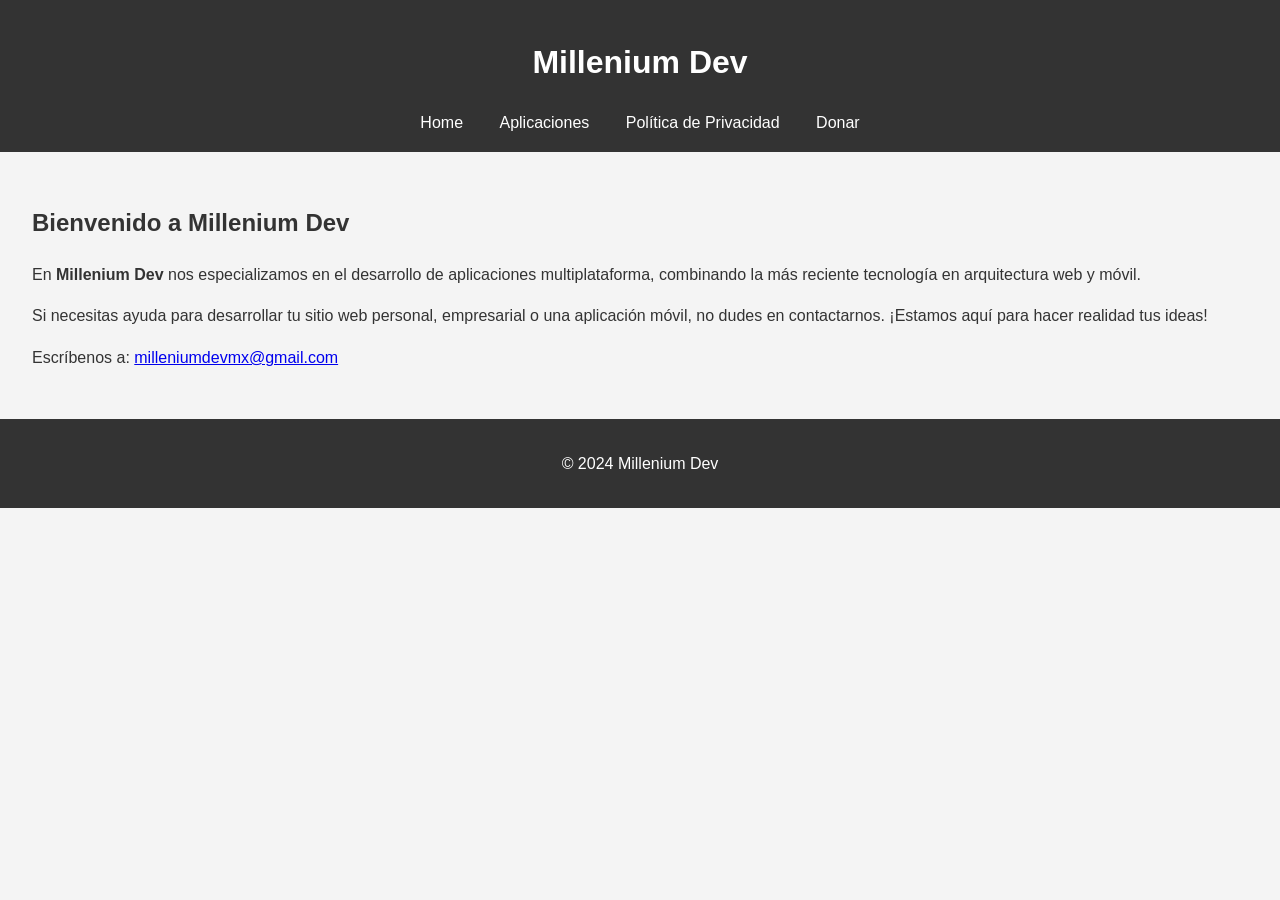
<file: index.html>
<!DOCTYPE html>
<html lang="es">
<head>
    <meta charset="UTF-8">
    <meta name="viewport" content="width=device-width, initial-scale=1.0">
    <title>Inicio - Millenium Dev</title>
    <link rel="stylesheet" href="css/style.css">
</head>
<body>
    <header>
        <h1>Millenium Dev</h1>
        <nav>
            <a href="index.html">Home</a>
            <a href="aplicaciones.html">Aplicaciones</a>
            <a href="politica-privacidad.html">Política de Privacidad</a>
            <a href="donar.html">Donar</a>
        </nav>
    </header>
    <main>
        <h2>Bienvenido a Millenium Dev</h2>
        <p>
            En <strong>Millenium Dev</strong> nos especializamos en el desarrollo de aplicaciones multiplataforma, combinando la más reciente tecnología en arquitectura web y móvil. 
        </p>
        <p>
            Si necesitas ayuda para desarrollar tu sitio web personal, empresarial o una aplicación móvil, no dudes en contactarnos. ¡Estamos aquí para hacer realidad tus ideas!
        </p>
        <p>
            Escríbenos a: 
            <a href="mailto:milleniumdevmx@gmail.com">milleniumdevmx@gmail.com</a>
        </p>
    </main>
    <footer>
        <p>&copy; 2024 Millenium Dev</p>
    </footer>
</body>
</html>
</file>
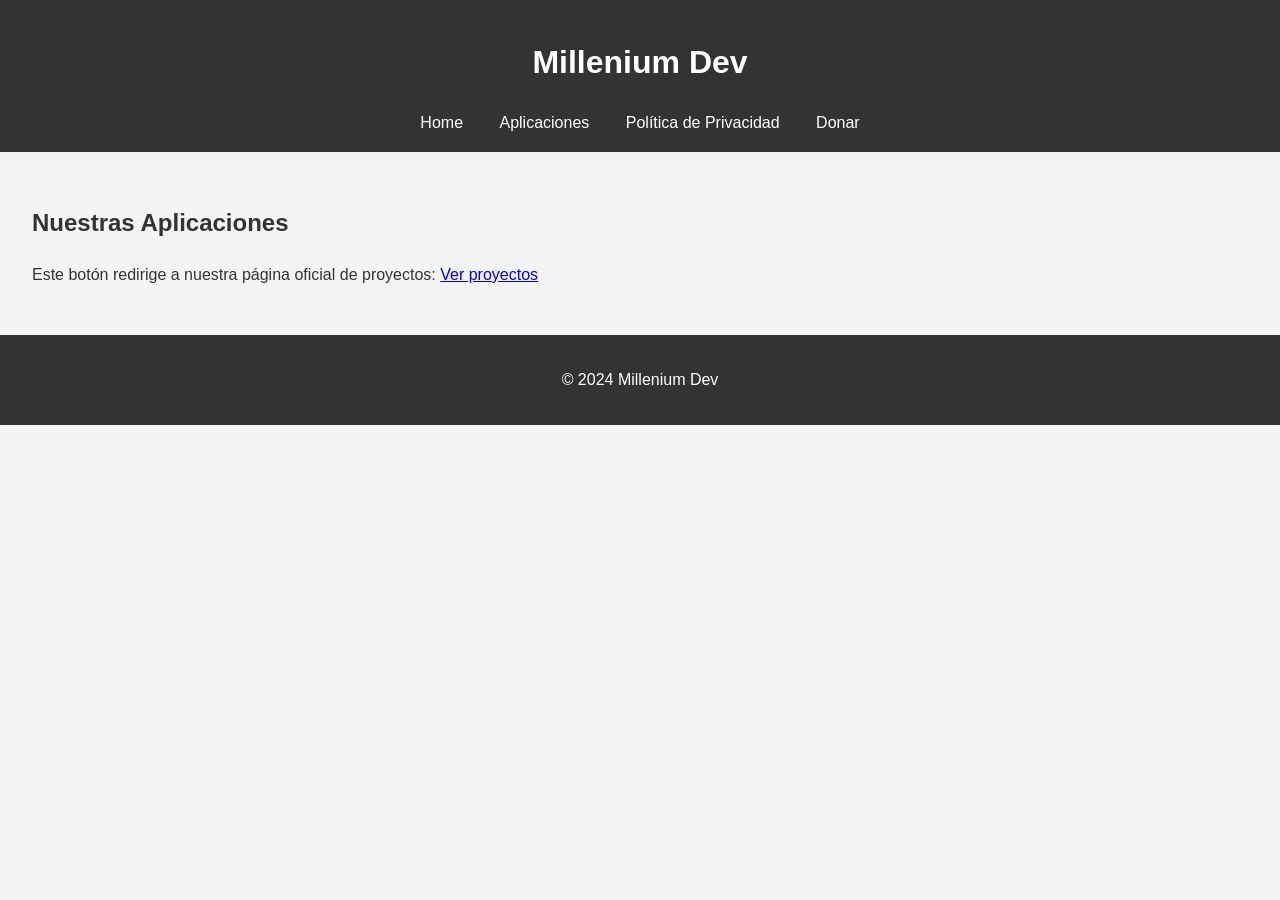
<file: aplicaciones.html>
<!DOCTYPE html>
<html lang="es">
<head>
    <meta charset="UTF-8">
    <meta name="viewport" content="width=device-width, initial-scale=1.0">
    <title>Aplicaciones - Millenium Dev</title>
    <link rel="stylesheet" href="css/style.css">
</head>
<body>
    <header>
        <h1>Millenium Dev</h1>
        <nav>
            <a href="index.html">Home</a>
            <a href="https://www.christiandev94.com/proyectos" target="_blank">Aplicaciones</a>
            <a href="politica-privacidad.html">Política de Privacidad</a>
            <a href="donar.html">Donar</a>
        </nav>
    </header>
    <main>
        <h2>Nuestras Aplicaciones</h2>
        <p>
            Este botón redirige a nuestra página oficial de proyectos:
            <a href="https://www.christiandev94.com/proyectos" target="_blank" class="btn">Ver proyectos</a>
        </p>
    </main>
    <footer>
        <p>&copy; 2024 Millenium Dev</p>
    </footer>
</body>
</html>
</file>
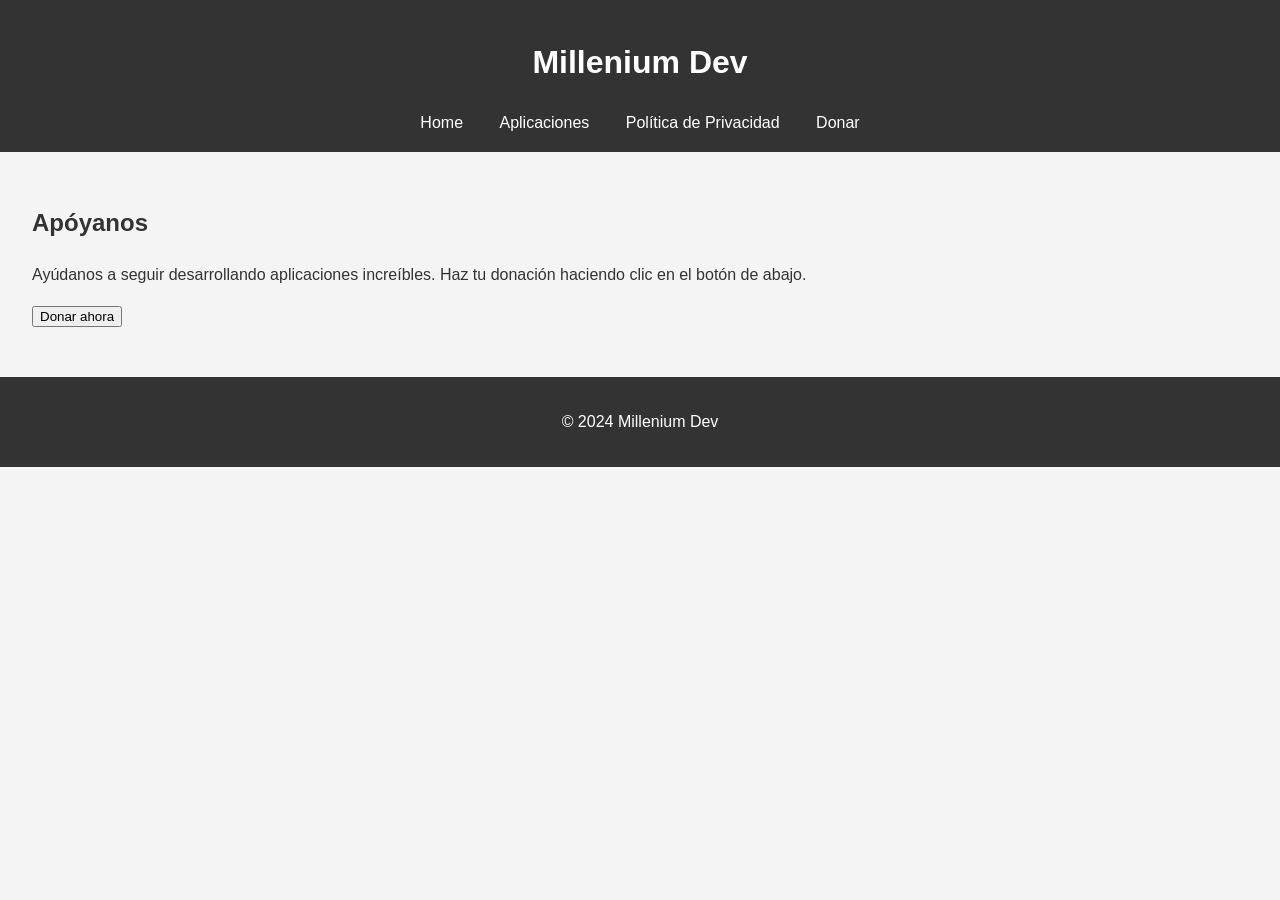
<file: donar.html>
<!DOCTYPE html>
<html lang="es">
<head>
    <meta charset="UTF-8">
    <meta name="viewport" content="width=device-width, initial-scale=1.0">
    <title>Donar - Millenium Dev</title>
    <link rel="stylesheet" href="css/style.css">
</head>
<body>
    <header>
        <h1>Millenium Dev</h1>
        <nav>
            <a href="index.html">Home</a>
            <a href="aplicaciones.html">Aplicaciones</a>
            <a href="politica-privacidad.html">Política de Privacidad</a>
            <a href="donar.html">Donar</a>
        </nav>
    </header>
    <main>
        <h2>Apóyanos</h2>
        <p>
            Ayúdanos a seguir desarrollando aplicaciones increíbles. Haz tu donación haciendo clic en el botón de abajo.
        </p>
        <p>
            <a href="https://buymeacoffee.com/christianglez" target="_blank">
                <button>Donar ahora</button>
            </a>
        </p>
    </main>
    <footer>
        <p>&copy; 2024 Millenium Dev</p>
    </footer>
</body>
</html>
</file>
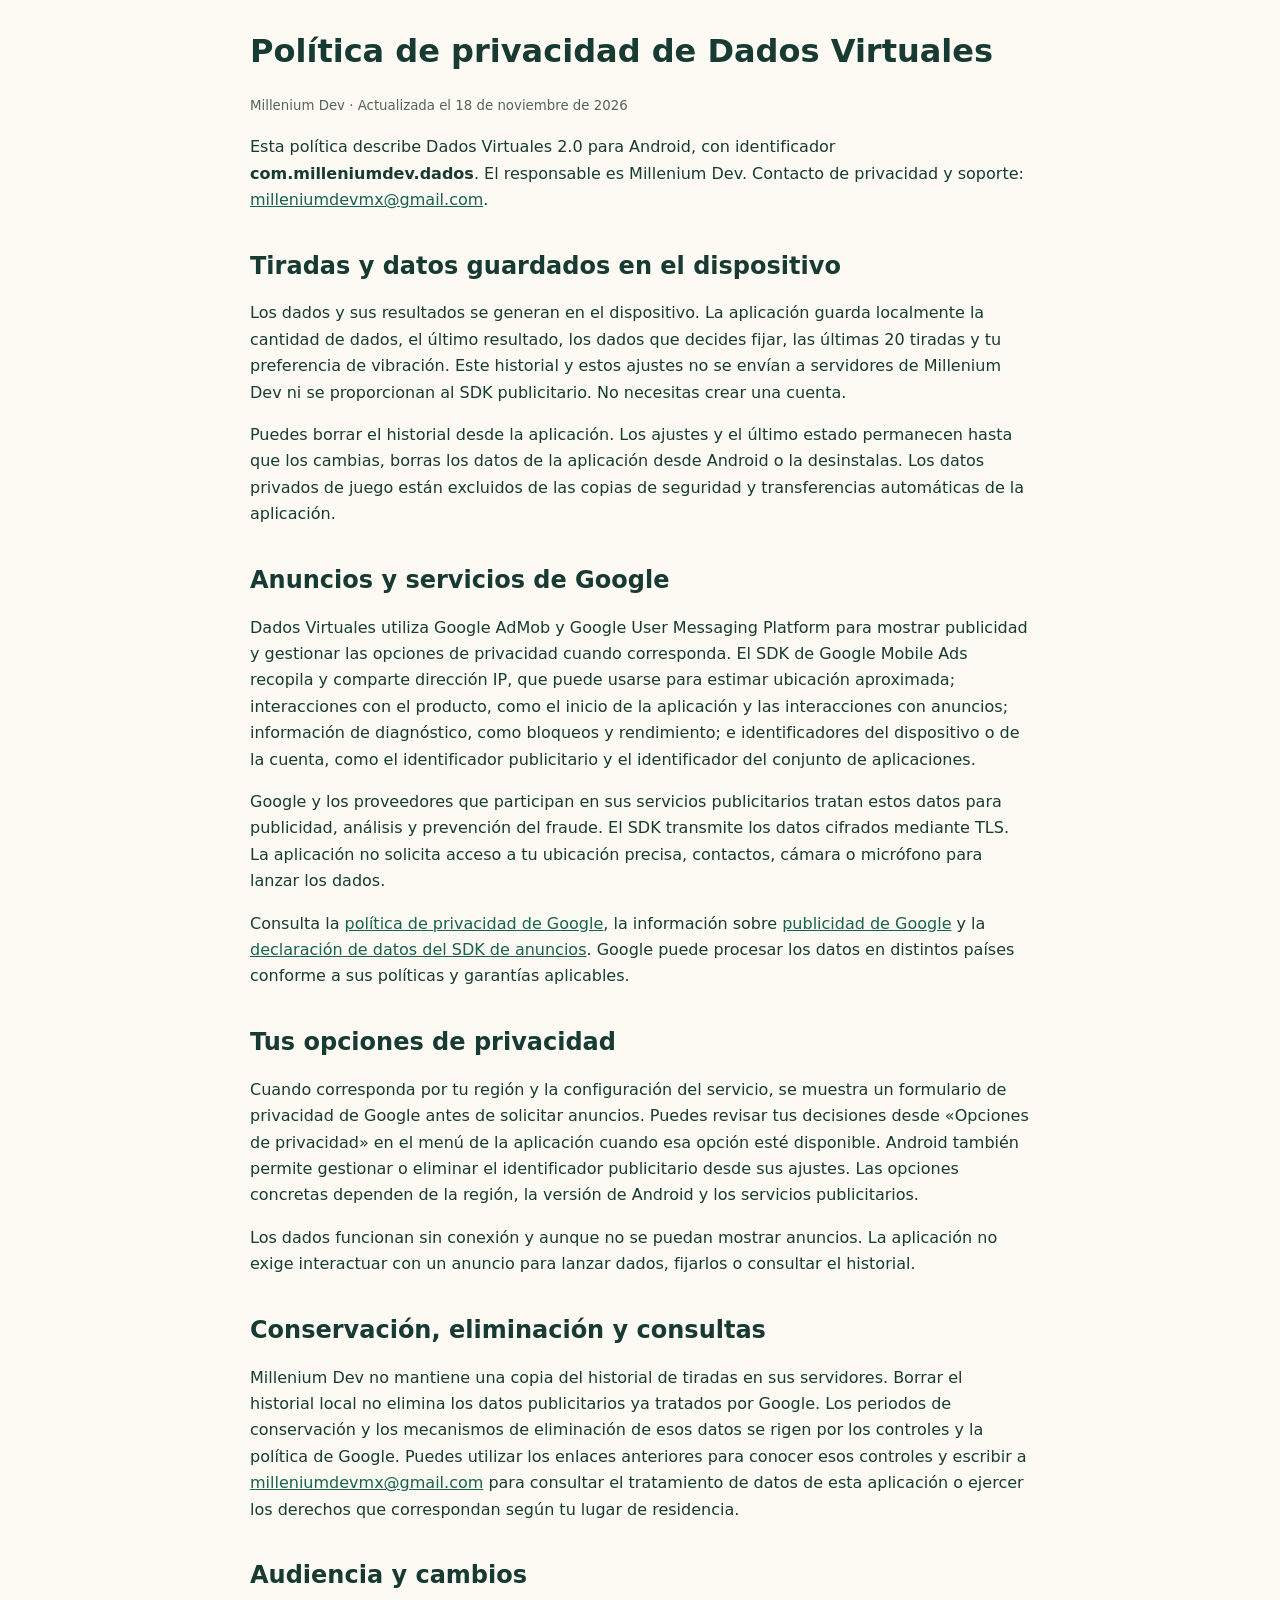
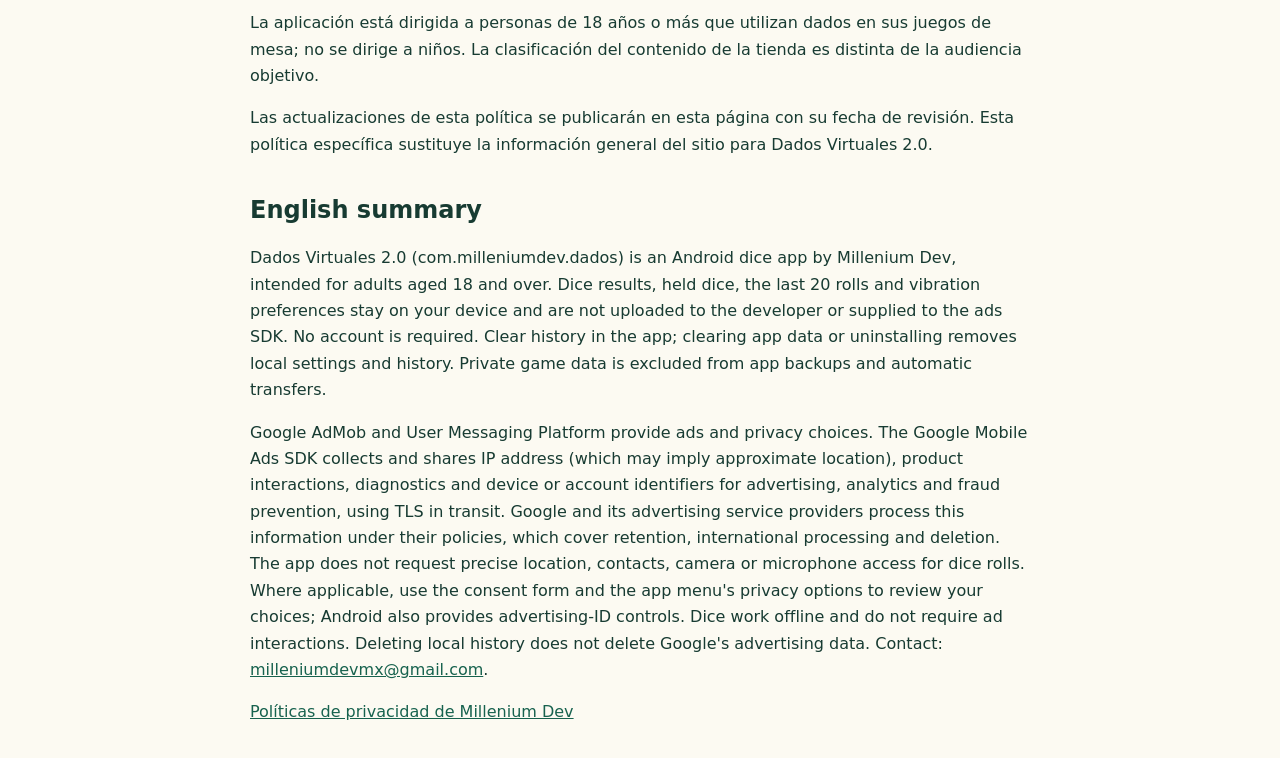
<file: politica-privacidad-dados.html>
<!doctype html>
<html lang="es">
<head>
<meta charset="utf-8">
<meta name="viewport" content="width=device-width, initial-scale=1">
<title>Privacidad — Dados Virtuales · Millenium Dev</title>
<style>
body{font:16px/1.65 system-ui,sans-serif;max-width:780px;margin:32px auto;padding:0 22px;color:#173b32;background:#fcfaf2}
h1,h2{line-height:1.2}h2{margin-top:1.6em}a{color:#17624e}small{color:#53645c}
</style>
</head>
<body>
<main>
<h1>Política de privacidad de Dados Virtuales</h1>
<p><small>Millenium Dev · Actualizada el 18 de noviembre de 2026</small></p>
<p>Esta política describe Dados Virtuales 2.0 para Android, con identificador <strong>com.milleniumdev.dados</strong>. El responsable es Millenium Dev. Contacto de privacidad y soporte: <a href="mailto:milleniumdevmx@gmail.com">milleniumdevmx@gmail.com</a>.</p>
<h2>Tiradas y datos guardados en el dispositivo</h2>
<p>Los dados y sus resultados se generan en el dispositivo. La aplicación guarda localmente la cantidad de dados, el último resultado, los dados que decides fijar, las últimas 20 tiradas y tu preferencia de vibración. Este historial y estos ajustes no se envían a servidores de Millenium Dev ni se proporcionan al SDK publicitario. No necesitas crear una cuenta.</p>
<p>Puedes borrar el historial desde la aplicación. Los ajustes y el último estado permanecen hasta que los cambias, borras los datos de la aplicación desde Android o la desinstalas. Los datos privados de juego están excluidos de las copias de seguridad y transferencias automáticas de la aplicación.</p>
<h2>Anuncios y servicios de Google</h2>
<p>Dados Virtuales utiliza Google AdMob y Google User Messaging Platform para mostrar publicidad y gestionar las opciones de privacidad cuando corresponda. El SDK de Google Mobile Ads recopila y comparte dirección IP, que puede usarse para estimar ubicación aproximada; interacciones con el producto, como el inicio de la aplicación y las interacciones con anuncios; información de diagnóstico, como bloqueos y rendimiento; e identificadores del dispositivo o de la cuenta, como el identificador publicitario y el identificador del conjunto de aplicaciones.</p>
<p>Google y los proveedores que participan en sus servicios publicitarios tratan estos datos para publicidad, análisis y prevención del fraude. El SDK transmite los datos cifrados mediante TLS. La aplicación no solicita acceso a tu ubicación precisa, contactos, cámara o micrófono para lanzar los dados.</p>
<p>Consulta la <a href="https://policies.google.com/privacy">política de privacidad de Google</a>, la información sobre <a href="https://policies.google.com/technologies/ads">publicidad de Google</a> y la <a href="https://developers.google.com/admob/android/privacy/play-data-disclosure">declaración de datos del SDK de anuncios</a>. Google puede procesar los datos en distintos países conforme a sus políticas y garantías aplicables.</p>
<h2>Tus opciones de privacidad</h2>
<p>Cuando corresponda por tu región y la configuración del servicio, se muestra un formulario de privacidad de Google antes de solicitar anuncios. Puedes revisar tus decisiones desde «Opciones de privacidad» en el menú de la aplicación cuando esa opción esté disponible. Android también permite gestionar o eliminar el identificador publicitario desde sus ajustes. Las opciones concretas dependen de la región, la versión de Android y los servicios publicitarios.</p>
<p>Los dados funcionan sin conexión y aunque no se puedan mostrar anuncios. La aplicación no exige interactuar con un anuncio para lanzar dados, fijarlos o consultar el historial.</p>
<h2>Conservación, eliminación y consultas</h2>
<p>Millenium Dev no mantiene una copia del historial de tiradas en sus servidores. Borrar el historial local no elimina los datos publicitarios ya tratados por Google. Los periodos de conservación y los mecanismos de eliminación de esos datos se rigen por los controles y la política de Google. Puedes utilizar los enlaces anteriores para conocer esos controles y escribir a <a href="mailto:milleniumdevmx@gmail.com">milleniumdevmx@gmail.com</a> para consultar el tratamiento de datos de esta aplicación o ejercer los derechos que correspondan según tu lugar de residencia.</p>
<h2>Audiencia y cambios</h2>
<p>La aplicación está dirigida a personas de 18 años o más que utilizan dados en sus juegos de mesa; no se dirige a niños. La clasificación del contenido de la tienda es distinta de la audiencia objetivo.</p>
<p>Las actualizaciones de esta política se publicarán en esta página con su fecha de revisión. Esta política específica sustituye la información general del sitio para Dados Virtuales 2.0.</p>
<h2>English summary</h2>
<p>Dados Virtuales 2.0 (com.milleniumdev.dados) is an Android dice app by Millenium Dev, intended for adults aged 18 and over. Dice results, held dice, the last 20 rolls and vibration preferences stay on your device and are not uploaded to the developer or supplied to the ads SDK. No account is required. Clear history in the app; clearing app data or uninstalling removes local settings and history. Private game data is excluded from app backups and automatic transfers.</p>
<p>Google AdMob and User Messaging Platform provide ads and privacy choices. The Google Mobile Ads SDK collects and shares IP address (which may imply approximate location), product interactions, diagnostics and device or account identifiers for advertising, analytics and fraud prevention, using TLS in transit. Google and its advertising service providers process this information under their policies, which cover retention, international processing and deletion. The app does not request precise location, contacts, camera or microphone access for dice rolls. Where applicable, use the consent form and the app menu's privacy options to review your choices; Android also provides advertising-ID controls. Dice work offline and do not require ad interactions. Deleting local history does not delete Google's advertising data. Contact: <a href="mailto:milleniumdevmx@gmail.com">milleniumdevmx@gmail.com</a>.</p>
<p><a href="politica-privacidad.html">Políticas de privacidad de Millenium Dev</a></p>
</main>
</body>
</html>
</file>
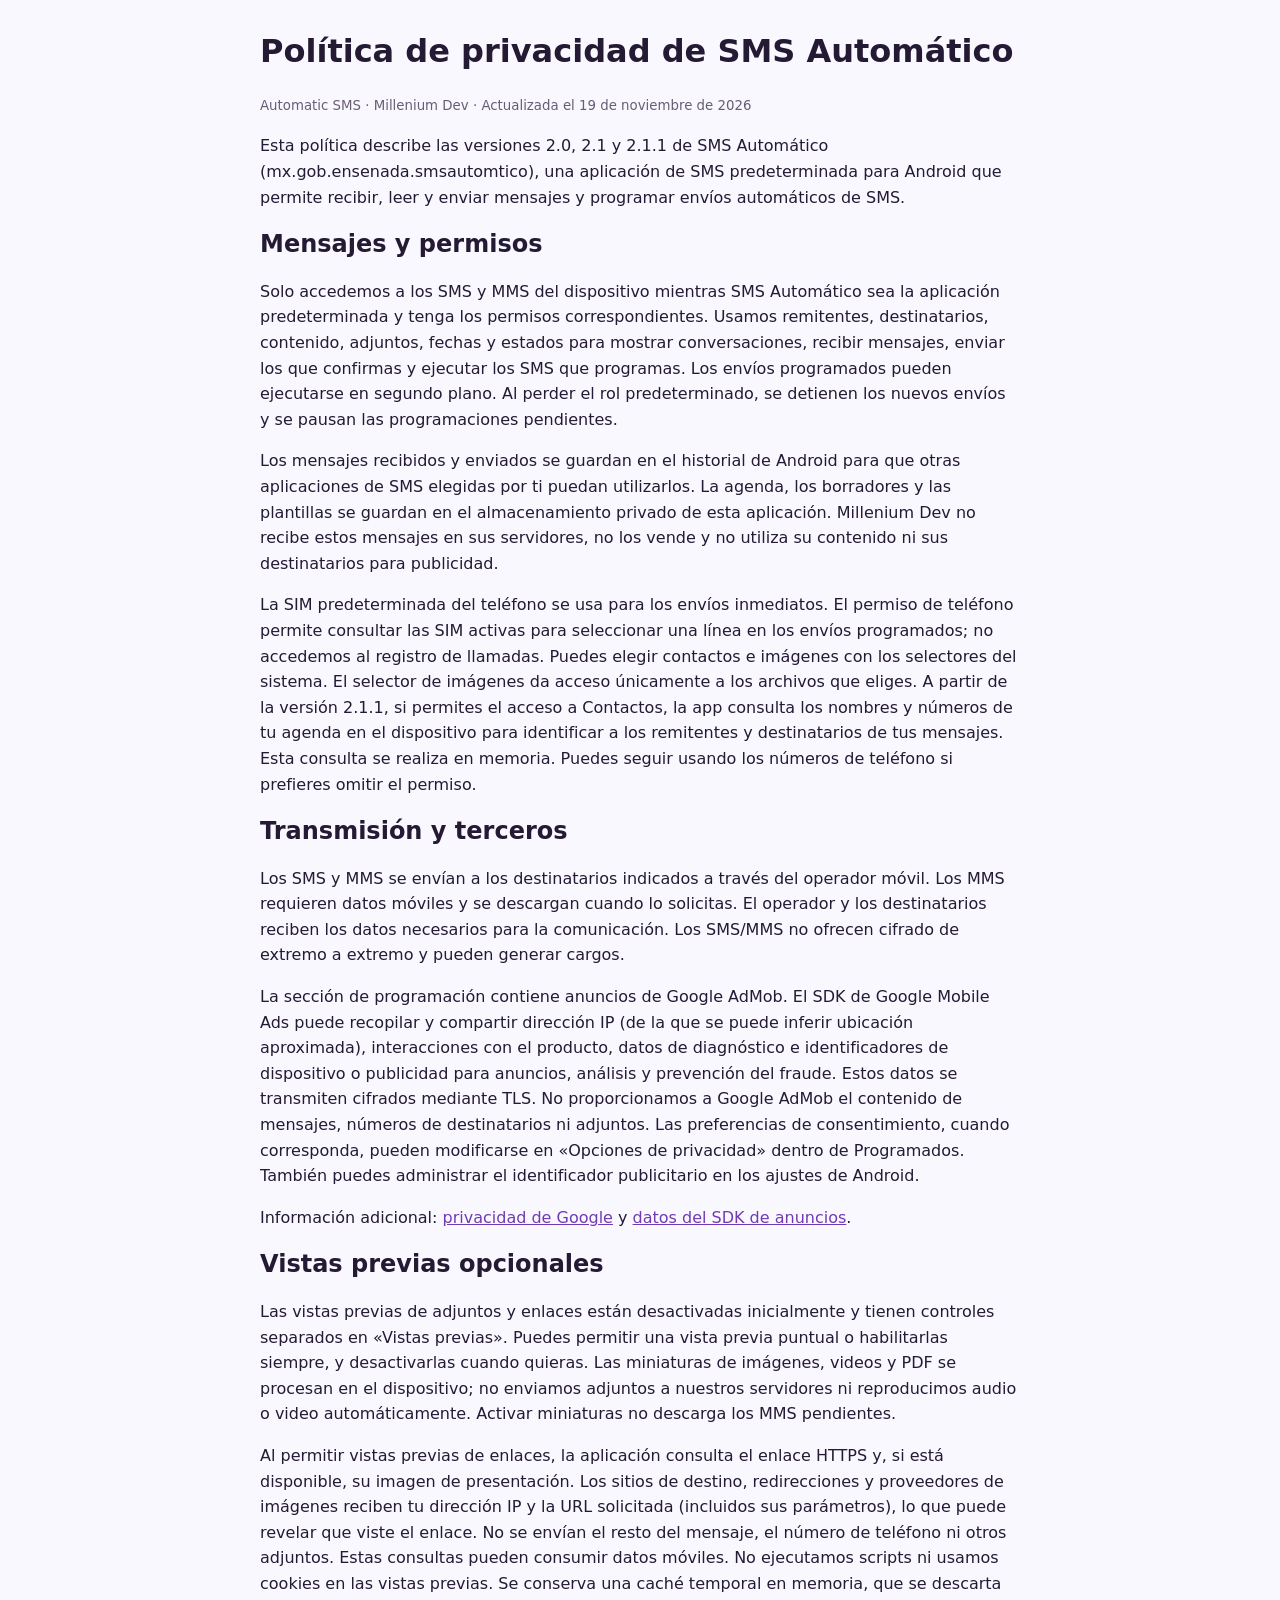
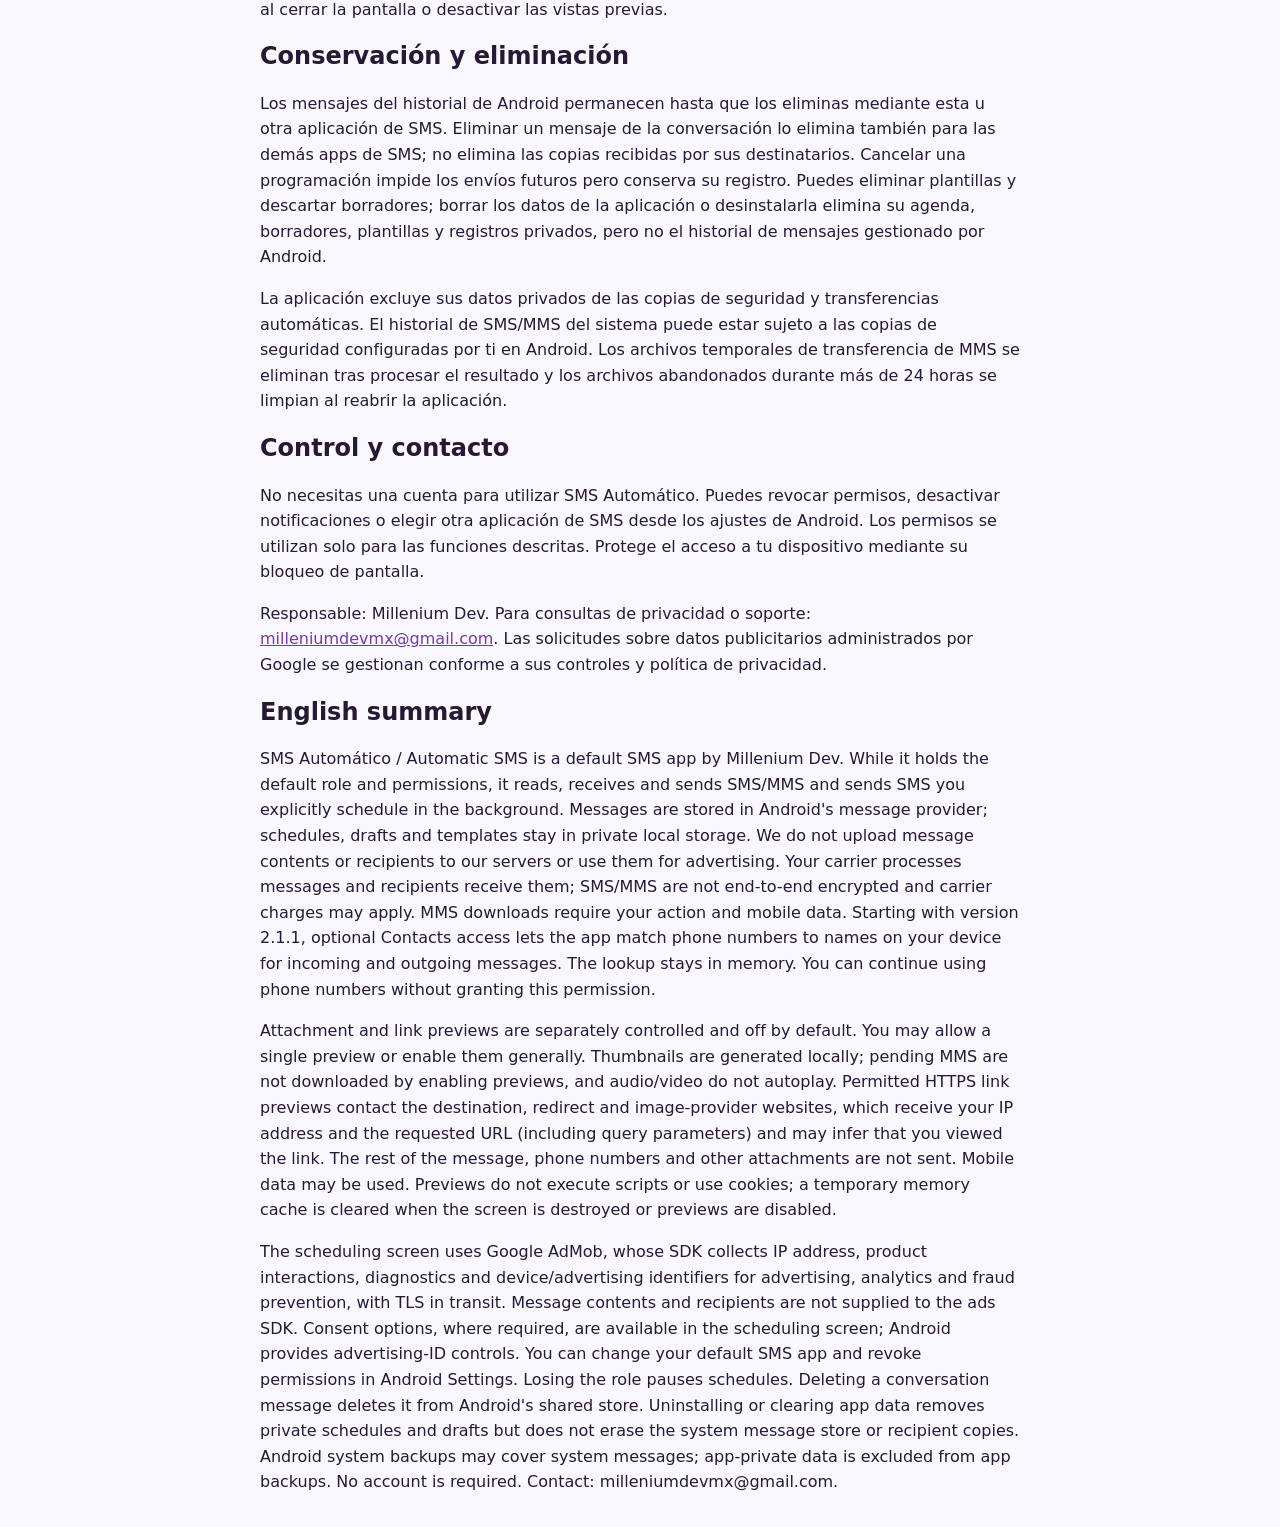
<file: politica-privacidad-sms.html>
<!doctype html><html lang="es"><meta charset="utf-8"><meta name="viewport" content="width=device-width, initial-scale=1"><title>Privacidad — SMS Automático</title>
<style>body{font:16px/1.6 system-ui,sans-serif;max-width:760px;margin:32px auto;padding:0 20px;color:#241a33;background:#faf8ff}h1,h2{line-height:1.2}a{color:#703ab5}small{color:#685d74}</style>
<h1>Política de privacidad de SMS Automático</h1><p><small>Automatic SMS · Millenium Dev · Actualizada el 19 de noviembre de 2026</small></p>
<p>Esta política describe las versiones 2.0, 2.1 y 2.1.1 de SMS Automático (mx.gob.ensenada.smsautomtico), una aplicación de SMS predeterminada para Android que permite recibir, leer y enviar mensajes y programar envíos automáticos de SMS.</p>
<h2>Mensajes y permisos</h2><p>Solo accedemos a los SMS y MMS del dispositivo mientras SMS Automático sea la aplicación predeterminada y tenga los permisos correspondientes. Usamos remitentes, destinatarios, contenido, adjuntos, fechas y estados para mostrar conversaciones, recibir mensajes, enviar los que confirmas y ejecutar los SMS que programas. Los envíos programados pueden ejecutarse en segundo plano. Al perder el rol predeterminado, se detienen los nuevos envíos y se pausan las programaciones pendientes.</p>
<p>Los mensajes recibidos y enviados se guardan en el historial de Android para que otras aplicaciones de SMS elegidas por ti puedan utilizarlos. La agenda, los borradores y las plantillas se guardan en el almacenamiento privado de esta aplicación. Millenium Dev no recibe estos mensajes en sus servidores, no los vende y no utiliza su contenido ni sus destinatarios para publicidad.</p>
<p>La SIM predeterminada del teléfono se usa para los envíos inmediatos. El permiso de teléfono permite consultar las SIM activas para seleccionar una línea en los envíos programados; no accedemos al registro de llamadas. Puedes elegir contactos e imágenes con los selectores del sistema. El selector de imágenes da acceso únicamente a los archivos que eliges. A partir de la versión 2.1.1, si permites el acceso a Contactos, la app consulta los nombres y números de tu agenda en el dispositivo para identificar a los remitentes y destinatarios de tus mensajes. Esta consulta se realiza en memoria. Puedes seguir usando los números de teléfono si prefieres omitir el permiso.</p>
<h2>Transmisión y terceros</h2><p>Los SMS y MMS se envían a los destinatarios indicados a través del operador móvil. Los MMS requieren datos móviles y se descargan cuando lo solicitas. El operador y los destinatarios reciben los datos necesarios para la comunicación. Los SMS/MMS no ofrecen cifrado de extremo a extremo y pueden generar cargos.</p>
<p>La sección de programación contiene anuncios de Google AdMob. El SDK de Google Mobile Ads puede recopilar y compartir dirección IP (de la que se puede inferir ubicación aproximada), interacciones con el producto, datos de diagnóstico e identificadores de dispositivo o publicidad para anuncios, análisis y prevención del fraude. Estos datos se transmiten cifrados mediante TLS. No proporcionamos a Google AdMob el contenido de mensajes, números de destinatarios ni adjuntos. Las preferencias de consentimiento, cuando corresponda, pueden modificarse en «Opciones de privacidad» dentro de Programados. También puedes administrar el identificador publicitario en los ajustes de Android.</p>
<p>Información adicional: <a href="https://policies.google.com/privacy">privacidad de Google</a> y <a href="https://developers.google.com/admob/android/privacy/play-data-disclosure">datos del SDK de anuncios</a>.</p>
<h2>Vistas previas opcionales</h2><p>Las vistas previas de adjuntos y enlaces están desactivadas inicialmente y tienen controles separados en «Vistas previas». Puedes permitir una vista previa puntual o habilitarlas siempre, y desactivarlas cuando quieras. Las miniaturas de imágenes, videos y PDF se procesan en el dispositivo; no enviamos adjuntos a nuestros servidores ni reproducimos audio o video automáticamente. Activar miniaturas no descarga los MMS pendientes.</p><p>Al permitir vistas previas de enlaces, la aplicación consulta el enlace HTTPS y, si está disponible, su imagen de presentación. Los sitios de destino, redirecciones y proveedores de imágenes reciben tu dirección IP y la URL solicitada (incluidos sus parámetros), lo que puede revelar que viste el enlace. No se envían el resto del mensaje, el número de teléfono ni otros adjuntos. Estas consultas pueden consumir datos móviles. No ejecutamos scripts ni usamos cookies en las vistas previas. Se conserva una caché temporal en memoria, que se descarta al cerrar la pantalla o desactivar las vistas previas.</p><h2>Conservación y eliminación</h2><p>Los mensajes del historial de Android permanecen hasta que los eliminas mediante esta u otra aplicación de SMS. Eliminar un mensaje de la conversación lo elimina también para las demás apps de SMS; no elimina las copias recibidas por sus destinatarios. Cancelar una programación impide los envíos futuros pero conserva su registro. Puedes eliminar plantillas y descartar borradores; borrar los datos de la aplicación o desinstalarla elimina su agenda, borradores, plantillas y registros privados, pero no el historial de mensajes gestionado por Android.</p>
<p>La aplicación excluye sus datos privados de las copias de seguridad y transferencias automáticas. El historial de SMS/MMS del sistema puede estar sujeto a las copias de seguridad configuradas por ti en Android. Los archivos temporales de transferencia de MMS se eliminan tras procesar el resultado y los archivos abandonados durante más de 24 horas se limpian al reabrir la aplicación.</p>
<h2>Control y contacto</h2><p>No necesitas una cuenta para utilizar SMS Automático. Puedes revocar permisos, desactivar notificaciones o elegir otra aplicación de SMS desde los ajustes de Android. Los permisos se utilizan solo para las funciones descritas. Protege el acceso a tu dispositivo mediante su bloqueo de pantalla.</p>
<p>Responsable: Millenium Dev. Para consultas de privacidad o soporte: <a href="mailto:milleniumdevmx@gmail.com">milleniumdevmx@gmail.com</a>. Las solicitudes sobre datos publicitarios administrados por Google se gestionan conforme a sus controles y política de privacidad.</p>
<h2>English summary</h2><p>SMS Automático / Automatic SMS is a default SMS app by Millenium Dev. While it holds the default role and permissions, it reads, receives and sends SMS/MMS and sends SMS you explicitly schedule in the background. Messages are stored in Android's message provider; schedules, drafts and templates stay in private local storage. We do not upload message contents or recipients to our servers or use them for advertising. Your carrier processes messages and recipients receive them; SMS/MMS are not end-to-end encrypted and carrier charges may apply. MMS downloads require your action and mobile data. Starting with version 2.1.1, optional Contacts access lets the app match phone numbers to names on your device for incoming and outgoing messages. The lookup stays in memory. You can continue using phone numbers without granting this permission.</p>
<p>Attachment and link previews are separately controlled and off by default. You may allow a single preview or enable them generally. Thumbnails are generated locally; pending MMS are not downloaded by enabling previews, and audio/video do not autoplay. Permitted HTTPS link previews contact the destination, redirect and image-provider websites, which receive your IP address and the requested URL (including query parameters) and may infer that you viewed the link. The rest of the message, phone numbers and other attachments are not sent. Mobile data may be used. Previews do not execute scripts or use cookies; a temporary memory cache is cleared when the screen is destroyed or previews are disabled.</p><p>The scheduling screen uses Google AdMob, whose SDK collects IP address, product interactions, diagnostics and device/advertising identifiers for advertising, analytics and fraud prevention, with TLS in transit. Message contents and recipients are not supplied to the ads SDK. Consent options, where required, are available in the scheduling screen; Android provides advertising-ID controls. You can change your default SMS app and revoke permissions in Android Settings. Losing the role pauses schedules. Deleting a conversation message deletes it from Android's shared store. Uninstalling or clearing app data removes private schedules and drafts but does not erase the system message store or recipient copies. Android system backups may cover system messages; app-private data is excluded from app backups. No account is required. Contact: milleniumdevmx@gmail.com.</p>
</file>
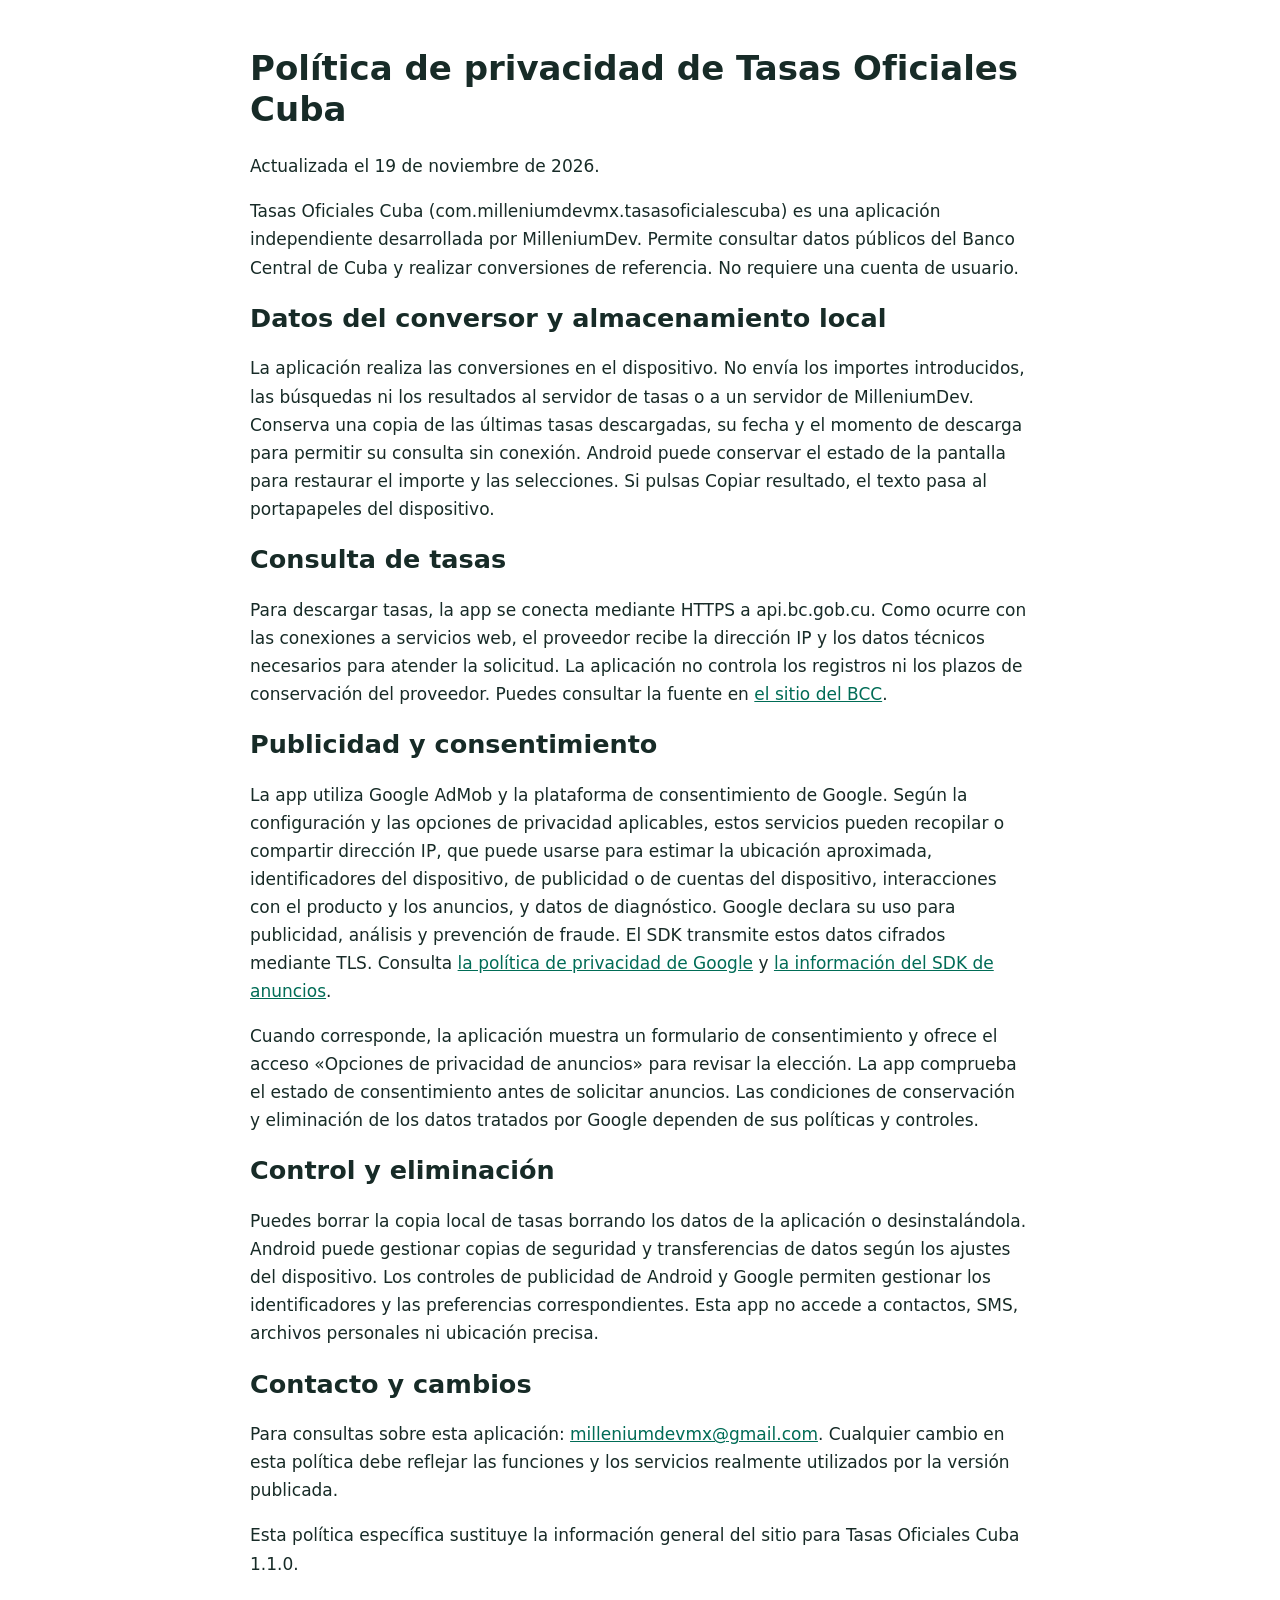
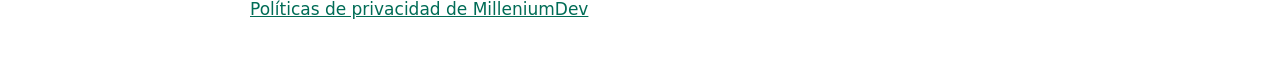
<file: politica-privacidad-tasas.html>
<!doctype html><html lang="es"><meta charset="utf-8"><meta name="viewport" content="width=device-width, initial-scale=1"><title>Política de privacidad de Tasas Oficiales Cuba</title>
<style>body{font:17px/1.65 system-ui;margin:48px auto;padding:0 24px;max-width:780px;color:#172b27}h1,h2{line-height:1.2}a{color:#006c56}.draft{padding:16px;background:#e3f5ea}</style>
<body>
<h1>Política de privacidad de Tasas Oficiales Cuba</h1><p>Actualizada el 19 de noviembre de 2026.</p>
<p>Tasas Oficiales Cuba (com.milleniumdevmx.tasasoficialescuba) es una aplicación independiente desarrollada por MilleniumDev. Permite consultar datos públicos del Banco Central de Cuba y realizar conversiones de referencia. No requiere una cuenta de usuario.</p>
<h2>Datos del conversor y almacenamiento local</h2><p>La aplicación realiza las conversiones en el dispositivo. No envía los importes introducidos, las búsquedas ni los resultados al servidor de tasas o a un servidor de MilleniumDev. Conserva una copia de las últimas tasas descargadas, su fecha y el momento de descarga para permitir su consulta sin conexión. Android puede conservar el estado de la pantalla para restaurar el importe y las selecciones. Si pulsas Copiar resultado, el texto pasa al portapapeles del dispositivo.</p>
<h2>Consulta de tasas</h2><p>Para descargar tasas, la app se conecta mediante HTTPS a api.bc.gob.cu. Como ocurre con las conexiones a servicios web, el proveedor recibe la dirección IP y los datos técnicos necesarios para atender la solicitud. La aplicación no controla los registros ni los plazos de conservación del proveedor. Puedes consultar la fuente en <a href="https://www.bc.gob.cu/tasas-de-cambio">el sitio del BCC</a>.</p>
<h2>Publicidad y consentimiento</h2><p>La app utiliza Google AdMob y la plataforma de consentimiento de Google. Según la configuración y las opciones de privacidad aplicables, estos servicios pueden recopilar o compartir dirección IP, que puede usarse para estimar la ubicación aproximada, identificadores del dispositivo, de publicidad o de cuentas del dispositivo, interacciones con el producto y los anuncios, y datos de diagnóstico. Google declara su uso para publicidad, análisis y prevención de fraude. El SDK transmite estos datos cifrados mediante TLS. Consulta <a href="https://policies.google.com/privacy">la política de privacidad de Google</a> y <a href="https://developers.google.com/admob/android/privacy/play-data-disclosure">la información del SDK de anuncios</a>.</p>
<p>Cuando corresponde, la aplicación muestra un formulario de consentimiento y ofrece el acceso «Opciones de privacidad de anuncios» para revisar la elección. La app comprueba el estado de consentimiento antes de solicitar anuncios. Las condiciones de conservación y eliminación de los datos tratados por Google dependen de sus políticas y controles.</p>
<h2>Control y eliminación</h2><p>Puedes borrar la copia local de tasas borrando los datos de la aplicación o desinstalándola. Android puede gestionar copias de seguridad y transferencias de datos según los ajustes del dispositivo. Los controles de publicidad de Android y Google permiten gestionar los identificadores y las preferencias correspondientes. Esta app no accede a contactos, SMS, archivos personales ni ubicación precisa.</p>
<h2>Contacto y cambios</h2><p>Para consultas sobre esta aplicación: <a href="mailto:milleniumdevmx@gmail.com">milleniumdevmx@gmail.com</a>. Cualquier cambio en esta política debe reflejar las funciones y los servicios realmente utilizados por la versión publicada.</p><p>Esta política específica sustituye la información general del sitio para Tasas Oficiales Cuba 1.1.0.</p><p><a href="politica-privacidad.html">Políticas de privacidad de MilleniumDev</a></p></body></html>
</file>
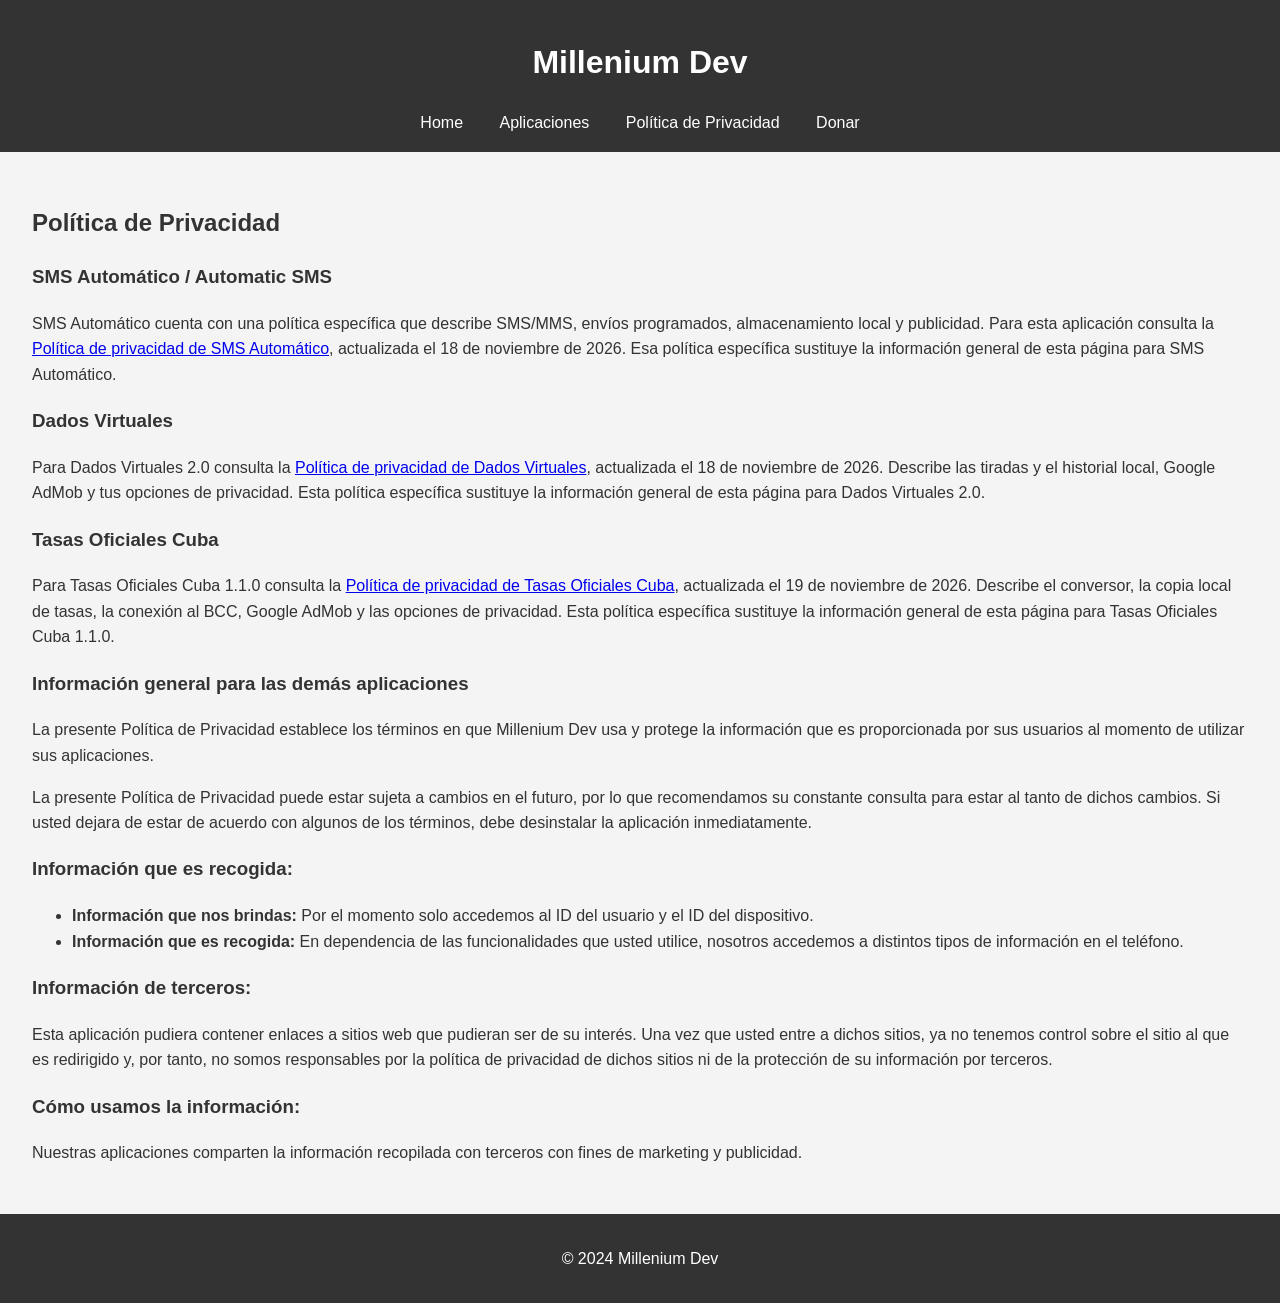
<file: politica-privacidad.html>
<!DOCTYPE html>
<html lang="es">
<head>
    <meta charset="UTF-8">
    <meta name="viewport" content="width=device-width, initial-scale=1.0">
    <title>Política de Privacidad - Millenium Dev</title>
    <link rel="stylesheet" href="css/style.css">
</head>
<body>
    <header>
        <h1>Millenium Dev</h1>
        <nav>
            <a href="index.html">Home</a>
            <a href="aplicaciones.html">Aplicaciones</a>
            <a href="politica-privacidad.html">Política de Privacidad</a>
            <a href="donar.html">Donar</a>
        </nav>
    </header>
    <main>
        <h2>Política de Privacidad</h2>
        <section aria-labelledby="sms-policy">
            <h3 id="sms-policy">SMS Automático / Automatic SMS</h3>
            <p>SMS Automático cuenta con una política específica que describe SMS/MMS, envíos programados, almacenamiento local y publicidad. Para esta aplicación consulta la <a href="politica-privacidad-sms.html">Política de privacidad de SMS Automático</a>, actualizada el 18 de noviembre de 2026. Esa política específica sustituye la información general de esta página para SMS Automático.</p>
        </section>
        <section aria-labelledby="dados-policy">
            <h3 id="dados-policy">Dados Virtuales</h3>
            <p>Para Dados Virtuales 2.0 consulta la <a href="politica-privacidad-dados.html">Política de privacidad de Dados Virtuales</a>, actualizada el 18 de noviembre de 2026. Describe las tiradas y el historial local, Google AdMob y tus opciones de privacidad. Esta política específica sustituye la información general de esta página para Dados Virtuales 2.0.</p>
        </section>
        <section aria-labelledby="tasas-policy">
            <h3 id="tasas-policy">Tasas Oficiales Cuba</h3>
            <p>Para Tasas Oficiales Cuba 1.1.0 consulta la <a href="politica-privacidad-tasas.html">Política de privacidad de Tasas Oficiales Cuba</a>, actualizada el 19 de noviembre de 2026. Describe el conversor, la copia local de tasas, la conexión al BCC, Google AdMob y las opciones de privacidad. Esta política específica sustituye la información general de esta página para Tasas Oficiales Cuba 1.1.0.</p>
        </section>
        <h3>Información general para las demás aplicaciones</h3>
        <p>
            La presente Política de Privacidad establece los términos en que Millenium Dev usa y protege la información que es proporcionada por sus usuarios al momento de utilizar sus aplicaciones.
        </p>
        <p>
            La presente Política de Privacidad puede estar sujeta a cambios en el futuro, por lo que recomendamos su constante consulta para estar al tanto de dichos cambios. Si usted dejara de estar de acuerdo con algunos de los términos, debe desinstalar la aplicación inmediatamente.
        </p>
        <h3>Información que es recogida:</h3>
        <ul>
            <li><strong>Información que nos brindas:</strong> Por el momento solo accedemos al ID del usuario y el ID del dispositivo.</li>
            <li><strong>Información que es recogida:</strong> En dependencia de las funcionalidades que usted utilice, nosotros accedemos a distintos tipos de información en el teléfono.</li>
        </ul>
        <h3>Información de terceros:</h3>
        <p>
            Esta aplicación pudiera contener enlaces a sitios web que pudieran ser de su interés. Una vez que usted entre a dichos sitios, ya no tenemos control sobre el sitio al que es redirigido y, por tanto, no somos responsables por la política de privacidad de dichos sitios ni de la protección de su información por terceros.
        </p>
        <h3>Cómo usamos la información:</h3>
        <p>
            Nuestras aplicaciones comparten la información recopilada con terceros con fines de marketing y publicidad.
        </p>
    </main>
    <footer>
        <p>&copy; 2024 Millenium Dev</p>
    </footer>
</body>
</html>
</file>
<file: css/style.css>
body {
    font-family: Arial, sans-serif;
    margin: 0;
    padding: 0;
    line-height: 1.6;
    background-color: #f4f4f4;
    color: #333;
}

header {
    background: #333;
    color: #fff;
    padding: 1rem 0;
    text-align: center;
}

header nav a {
    color: #fff;
    margin: 0 1rem;
    text-decoration: none;
}

header nav a:hover {
    text-decoration: underline;
}

main {
    padding: 2rem;
}

footer {
    text-align: center;
    padding: 1rem 0;
    background: #333;
    color: #fff;
}
</file>
